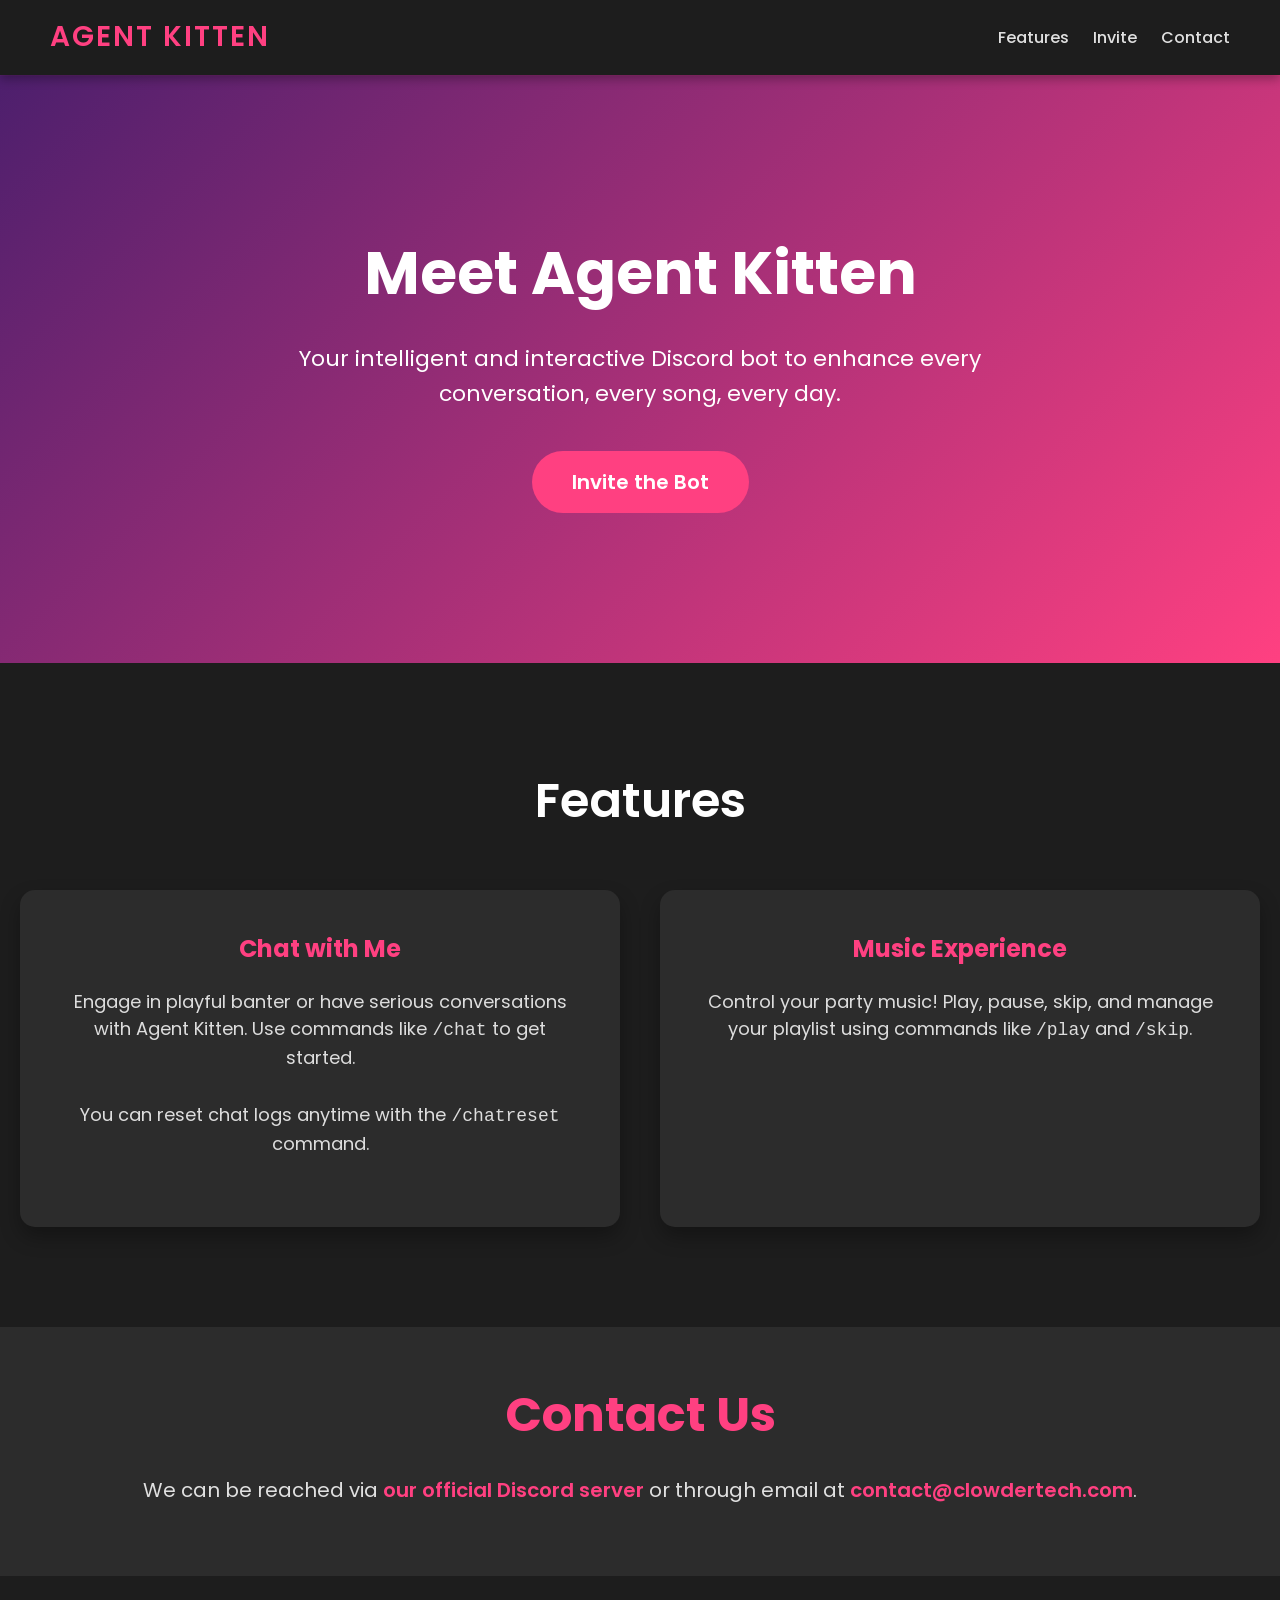
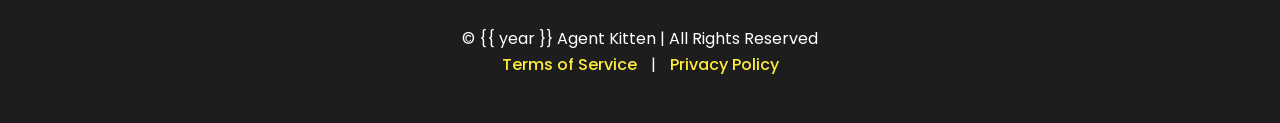
<file: templates/index.html>
<!DOCTYPE html>
<html lang="en">
<head>
    <meta charset="UTF-8">
    <meta name="viewport" content="width=device-width, initial-scale=1.0">
    <title>Agent Kitten</title>
    <link rel="icon" type="image/x-icon" href="/static/images/logo.svg" />
    <link href="https://fonts.googleapis.com/css2?family=Poppins:wght@400;600&display=swap" rel="stylesheet">
    <link rel="stylesheet" href="/static/css/style.css" />
</head>
<body>

    <!-- Navigation Bar -->
    <nav>
        <div class="logo">Agent Kitten</div>
        <div class="nav-links">
            <a href="#features">Features</a>
            <a href="#invite">Invite</a>
            <a href="#contact">Contact</a>
        </div>
    </nav>

    <!-- Hero Section -->
    <section class="hero">
        <h1>Meet Agent Kitten</h1>
        <p>Your intelligent and interactive Discord bot to enhance every conversation, every song, every day.</p>
        <a href="https://discord.com/oauth2/authorize?client_id=1169801069514194956" class="cta-button">Invite the Bot</a>
    </section>

    <!-- Features Section -->
    <section id="features" class="features">
        <h2>Features</h2>
        <div class="feature-cards">
            <div class="card">
                <h3>Chat with Me</h3>
                <p>Engage in playful banter or have serious conversations with Agent Kitten. Use commands like <code>/chat</code> to get started.</p>
                <p>You can reset chat logs anytime with the <code>/chatreset</code> command.</p>
            </div>
            <div class="card">
                <h3>Music Experience</h3>
                <p>Control your party music! Play, pause, skip, and manage your playlist using commands like <code>/play</code> and <code>/skip</code>.</p>
            </div>
        </div>
    </section>

    <!-- Contact Section -->
    <section id="contact">
        <h2>Contact Us</h2>
        <p>We can be reached via <a href="https://discord.gg/ZwAhWC7mpZ">our official Discord server</a> or through email at <a href="mailto:contact@clowdertech.com">contact@clowdertech.com</a>.</p>
    </section>

    <!-- Footer Section -->
    <section class="footer">
        <p>&copy; {{ year }} Agent Kitten | All Rights Reserved</p>
        <a href="tos">Terms of Service</a> | <a href="privacy">Privacy Policy</a>
    </section>

</body>
</html>
</file>
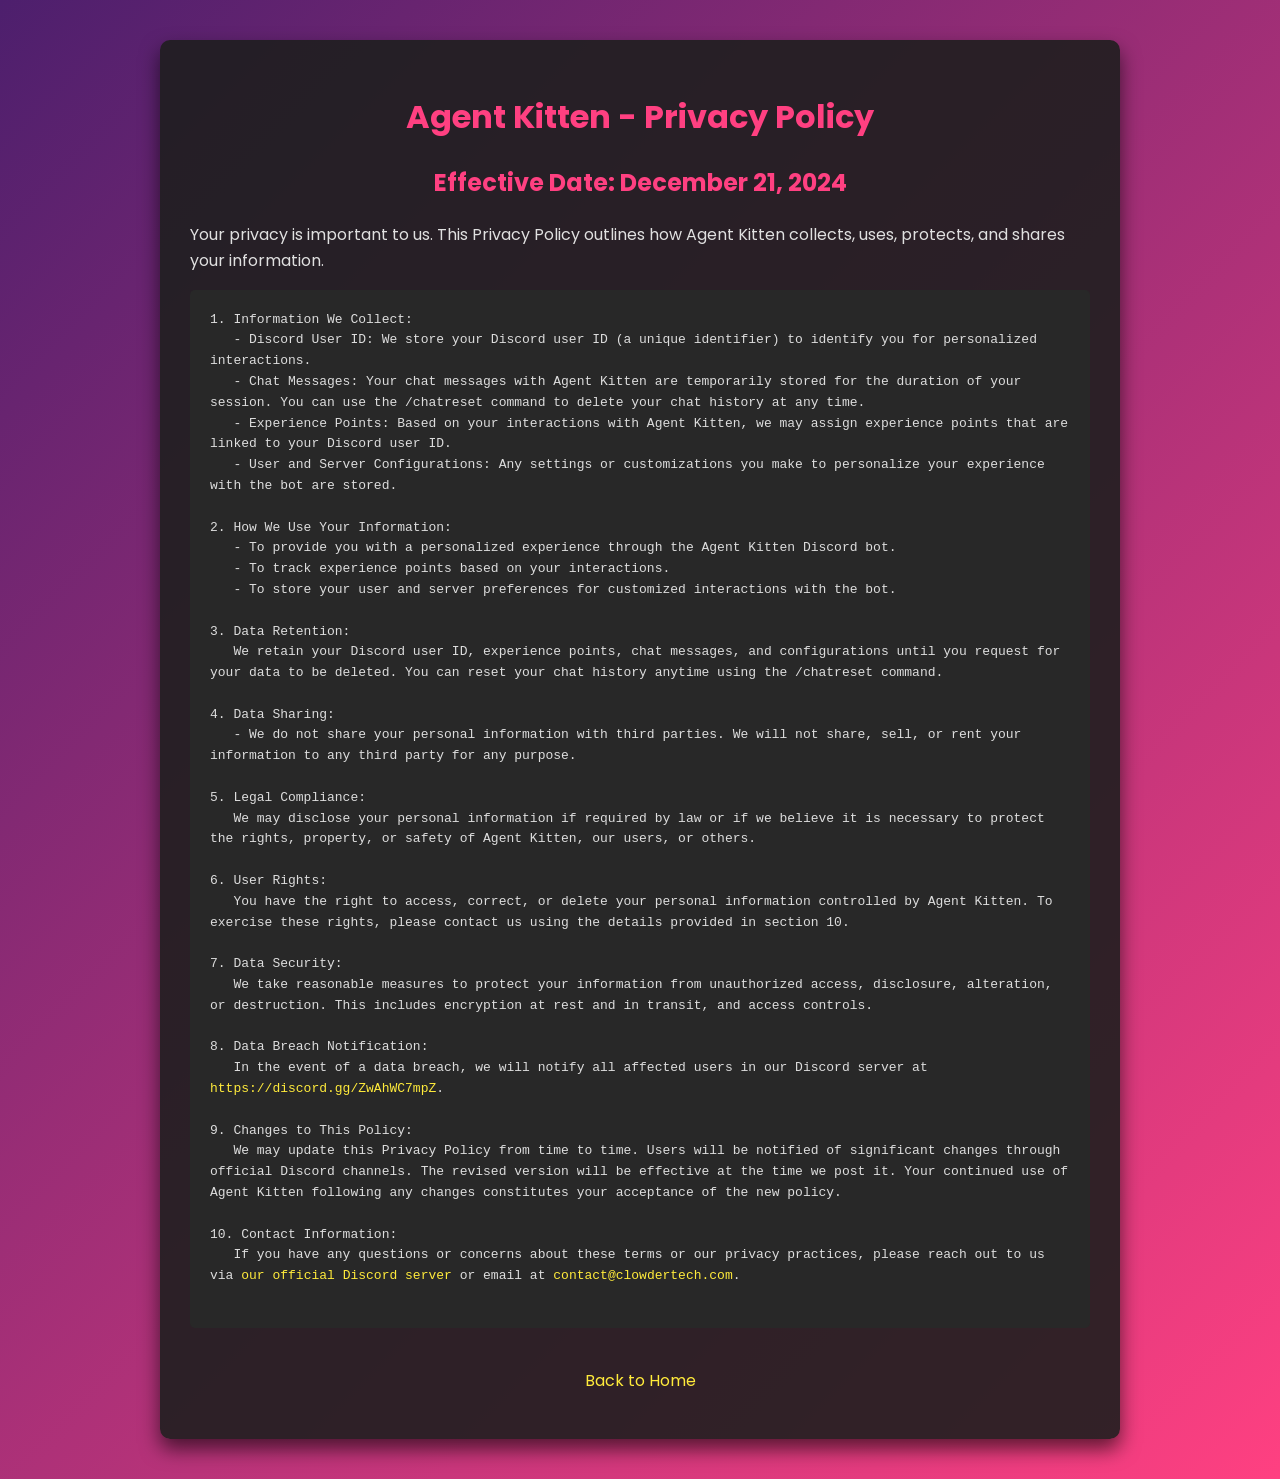
<file: privacy.html>
<!DOCTYPE html>
<html lang="en">
<head>
    <meta charset="UTF-8" />
    <meta name="viewport" content="width=device-width, initial-scale=1.0" />
    <title>Agent Kitten - Privacy Policy</title>
    <link rel="icon" href="favicon.svg" type="image/svg+xml" />
    <link href="https://fonts.googleapis.com/css2?family=Poppins:wght@400;600&display=swap" rel="stylesheet">
    <style>
        body {
            font-family: 'Poppins', sans-serif;
            margin: 0;
            padding: 0;
            background: linear-gradient(135deg, #4D1F6D, #FF4081); /* Gradient background */
            color: #e0e0e0;
            line-height: 1.6;
        }

        h1, h2 {
            color: #FF4081; /* Consistent with the main theme color */
            text-align: center;
        }

        .container {
            max-width: 900px;
            margin: 40px auto;
            background: rgba(30, 30, 30, 0.9);
            padding: 30px;
            border-radius: 10px;
            box-shadow: 0 10px 20px rgba(0, 0, 0, 0.6);
        }

        pre {
            background: #282828;
            color: #ddd;
            padding: 20px;
            border-radius: 5px;
            overflow-wrap: break-word;
            white-space: pre-wrap;
            word-wrap: break-word;
            overflow: auto;
            text-align: left;
        }

        p, a {
            color: #e0e0e0;
        }

        a {
            color: #FFEB3B; /* Light yellow for links */
            text-decoration: none;
        }

        a:hover {
            text-decoration: underline;
        }

        .footer {
            text-align: center;
            margin-top: 40px;
        }

        /* Ensure responsiveness */
        @media (max-width: 768px) {
            .container {
                margin: 20px;
                padding: 20px;
            }

            h1 {
                font-size: 30px;
            }

            h2 {
                font-size: 20px;
            }

            pre {
                font-size: 14px;
            }
        }
    </style>
</head>
<body>

    <div class="container">
        <h1>Agent Kitten - Privacy Policy</h1>
        <h2>Effective Date: December 21, 2024</h2>
        <p>Your privacy is important to us. This Privacy Policy outlines how Agent Kitten collects, uses, protects, and shares your information.</p>

        <pre>
1. Information We Collect:
   - Discord User ID: We store your Discord user ID (a unique identifier) to identify you for personalized interactions.
   - Chat Messages: Your chat messages with Agent Kitten are temporarily stored for the duration of your session. You can use the /chatreset command to delete your chat history at any time.
   - Experience Points: Based on your interactions with Agent Kitten, we may assign experience points that are linked to your Discord user ID.
   - User and Server Configurations: Any settings or customizations you make to personalize your experience with the bot are stored.

2. How We Use Your Information:
   - To provide you with a personalized experience through the Agent Kitten Discord bot.
   - To track experience points based on your interactions.
   - To store your user and server preferences for customized interactions with the bot.

3. Data Retention:
   We retain your Discord user ID, experience points, chat messages, and configurations until you request for your data to be deleted. You can reset your chat history anytime using the /chatreset command.

4. Data Sharing:
   - We do not share your personal information with third parties. We will not share, sell, or rent your information to any third party for any purpose.

5. Legal Compliance:
   We may disclose your personal information if required by law or if we believe it is necessary to protect the rights, property, or safety of Agent Kitten, our users, or others.

6. User Rights:
   You have the right to access, correct, or delete your personal information controlled by Agent Kitten. To exercise these rights, please contact us using the details provided in section 10.

7. Data Security:
   We take reasonable measures to protect your information from unauthorized access, disclosure, alteration, or destruction. This includes encryption at rest and in transit, and access controls.

8. Data Breach Notification:
   In the event of a data breach, we will notify all affected users in our Discord server at <a href="https://discord.gg/ZwAhWC7mpZ">https://discord.gg/ZwAhWC7mpZ</a>.

9. Changes to This Policy:
   We may update this Privacy Policy from time to time. Users will be notified of significant changes through official Discord channels. The revised version will be effective at the time we post it. Your continued use of Agent Kitten following any changes constitutes your acceptance of the new policy.

10. Contact Information:
   If you have any questions or concerns about these terms or our privacy practices, please reach out to us via <a href="https://discord.gg/ZwAhWC7mpZ">our official Discord server</a> or email at <a href="mailto:contact@clowdertech.com">contact@clowdertech.com</a>.
        </pre>

        <p class="footer"><a href="/">Back to Home</a></p>
    </div>
</body>
</html>
</file>
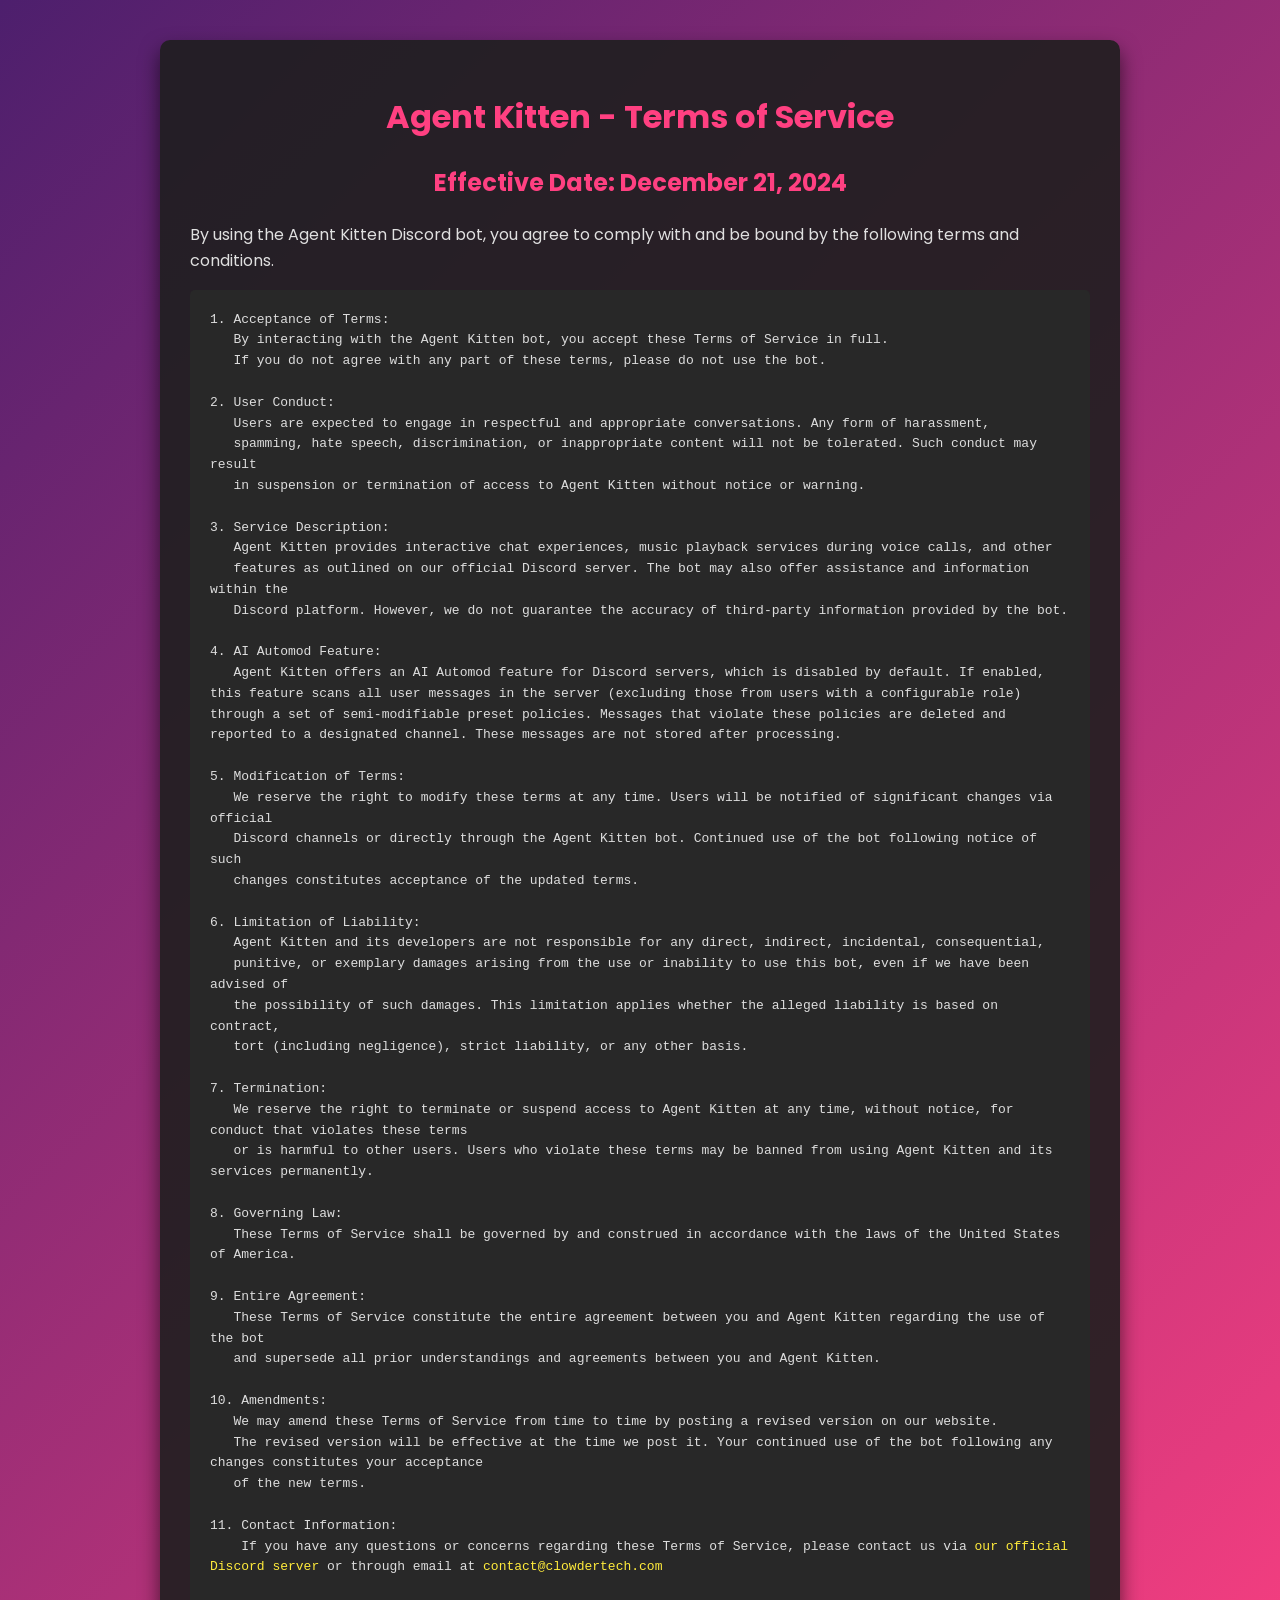
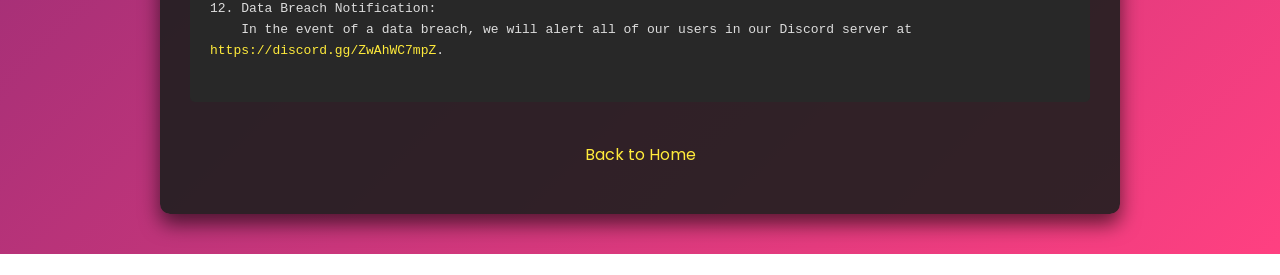
<file: tos.html>
<!DOCTYPE html>
<html lang="en">
<head>
    <meta charset="UTF-8" />
    <meta name="viewport" content="width=device-width, initial-scale=1.0" />
    <title>Agent Kitten - Terms of Service</title>
    <link rel="icon" href="favicon.svg" type="image/svg+xml" />
    <link href="https://fonts.googleapis.com/css2?family=Poppins:wght@400;600&display=swap" rel="stylesheet">
    <style>
        body {
            font-family: 'Poppins', sans-serif;
            margin: 0;
            padding: 0;
            background: linear-gradient(135deg, #4D1F6D, #FF4081); /* Gradient background */
            color: #e0e0e0;
            line-height: 1.6;
        }

        h1, h2 {
            color: #FF4081; /* Consistent with the main theme color */
            text-align: center;
        }

        .container {
            max-width: 900px;
            margin: 40px auto;
            background: rgba(30, 30, 30, 0.9);
            padding: 30px;
            border-radius: 10px;
            box-shadow: 0 10px 20px rgba(0, 0, 0, 0.6);
        }

        pre {
            background: #282828;
            color: #ddd;
            padding: 20px;
            border-radius: 5px;
            overflow-wrap: break-word;
            white-space: pre-wrap;
            word-wrap: break-word;
            overflow: auto;
            text-align: left;
        }

        p, a {
            color: #e0e0e0;
        }

        a {
            color: #FFEB3B; /* Light yellow for links */
            text-decoration: none;
        }

        a:hover {
            text-decoration: underline;
        }

        .footer {
            text-align: center;
            margin-top: 40px;
        }

        /* Ensure responsiveness */
        @media (max-width: 768px) {
            .container {
                margin: 20px;
                padding: 20px;
            }

            h1 {
                font-size: 30px;
            }

            h2 {
                font-size: 20px;
            }

            pre {
                font-size: 14px;
            }
        }
    </style>
</head>
<body>

    <div class="container">
        <h1>Agent Kitten - Terms of Service</h1>
        <h2>Effective Date: December 21, 2024</h2>
        <p>By using the Agent Kitten Discord bot, you agree to comply with and be bound by the following terms and conditions.</p>

        <pre>
1. Acceptance of Terms:
   By interacting with the Agent Kitten bot, you accept these Terms of Service in full.
   If you do not agree with any part of these terms, please do not use the bot.

2. User Conduct:
   Users are expected to engage in respectful and appropriate conversations. Any form of harassment,
   spamming, hate speech, discrimination, or inappropriate content will not be tolerated. Such conduct may result
   in suspension or termination of access to Agent Kitten without notice or warning.

3. Service Description:
   Agent Kitten provides interactive chat experiences, music playback services during voice calls, and other
   features as outlined on our official Discord server. The bot may also offer assistance and information within the
   Discord platform. However, we do not guarantee the accuracy of third-party information provided by the bot.

4. AI Automod Feature:
   Agent Kitten offers an AI Automod feature for Discord servers, which is disabled by default. If enabled, this feature scans all user messages in the server (excluding those from users with a configurable role) through a set of semi-modifiable preset policies. Messages that violate these policies are deleted and reported to a designated channel. These messages are not stored after processing.

5. Modification of Terms:
   We reserve the right to modify these terms at any time. Users will be notified of significant changes via official
   Discord channels or directly through the Agent Kitten bot. Continued use of the bot following notice of such
   changes constitutes acceptance of the updated terms.

6. Limitation of Liability:
   Agent Kitten and its developers are not responsible for any direct, indirect, incidental, consequential,
   punitive, or exemplary damages arising from the use or inability to use this bot, even if we have been advised of
   the possibility of such damages. This limitation applies whether the alleged liability is based on contract,
   tort (including negligence), strict liability, or any other basis.

7. Termination:
   We reserve the right to terminate or suspend access to Agent Kitten at any time, without notice, for conduct that violates these terms
   or is harmful to other users. Users who violate these terms may be banned from using Agent Kitten and its services permanently.

8. Governing Law:
   These Terms of Service shall be governed by and construed in accordance with the laws of the United States of America.

9. Entire Agreement:
   These Terms of Service constitute the entire agreement between you and Agent Kitten regarding the use of the bot
   and supersede all prior understandings and agreements between you and Agent Kitten.

10. Amendments:
   We may amend these Terms of Service from time to time by posting a revised version on our website.
   The revised version will be effective at the time we post it. Your continued use of the bot following any changes constitutes your acceptance
   of the new terms.

11. Contact Information:
    If you have any questions or concerns regarding these Terms of Service, please contact us via <a href="https://discord.gg/ZwAhWC7mpZ">our official Discord server</a> or through email at <a href="mailto:contact@clowdertech.com">contact@clowdertech.com</a>

12. Data Breach Notification:
    In the event of a data breach, we will alert all of our users in our Discord server at <a href="https://discord.gg/ZwAhWC7mpZ">https://discord.gg/ZwAhWC7mpZ</a>.
        </pre>

        <p class="footer"><a href="/">Back to Home</a></p>
    </div>
</body>
</html>
</file>
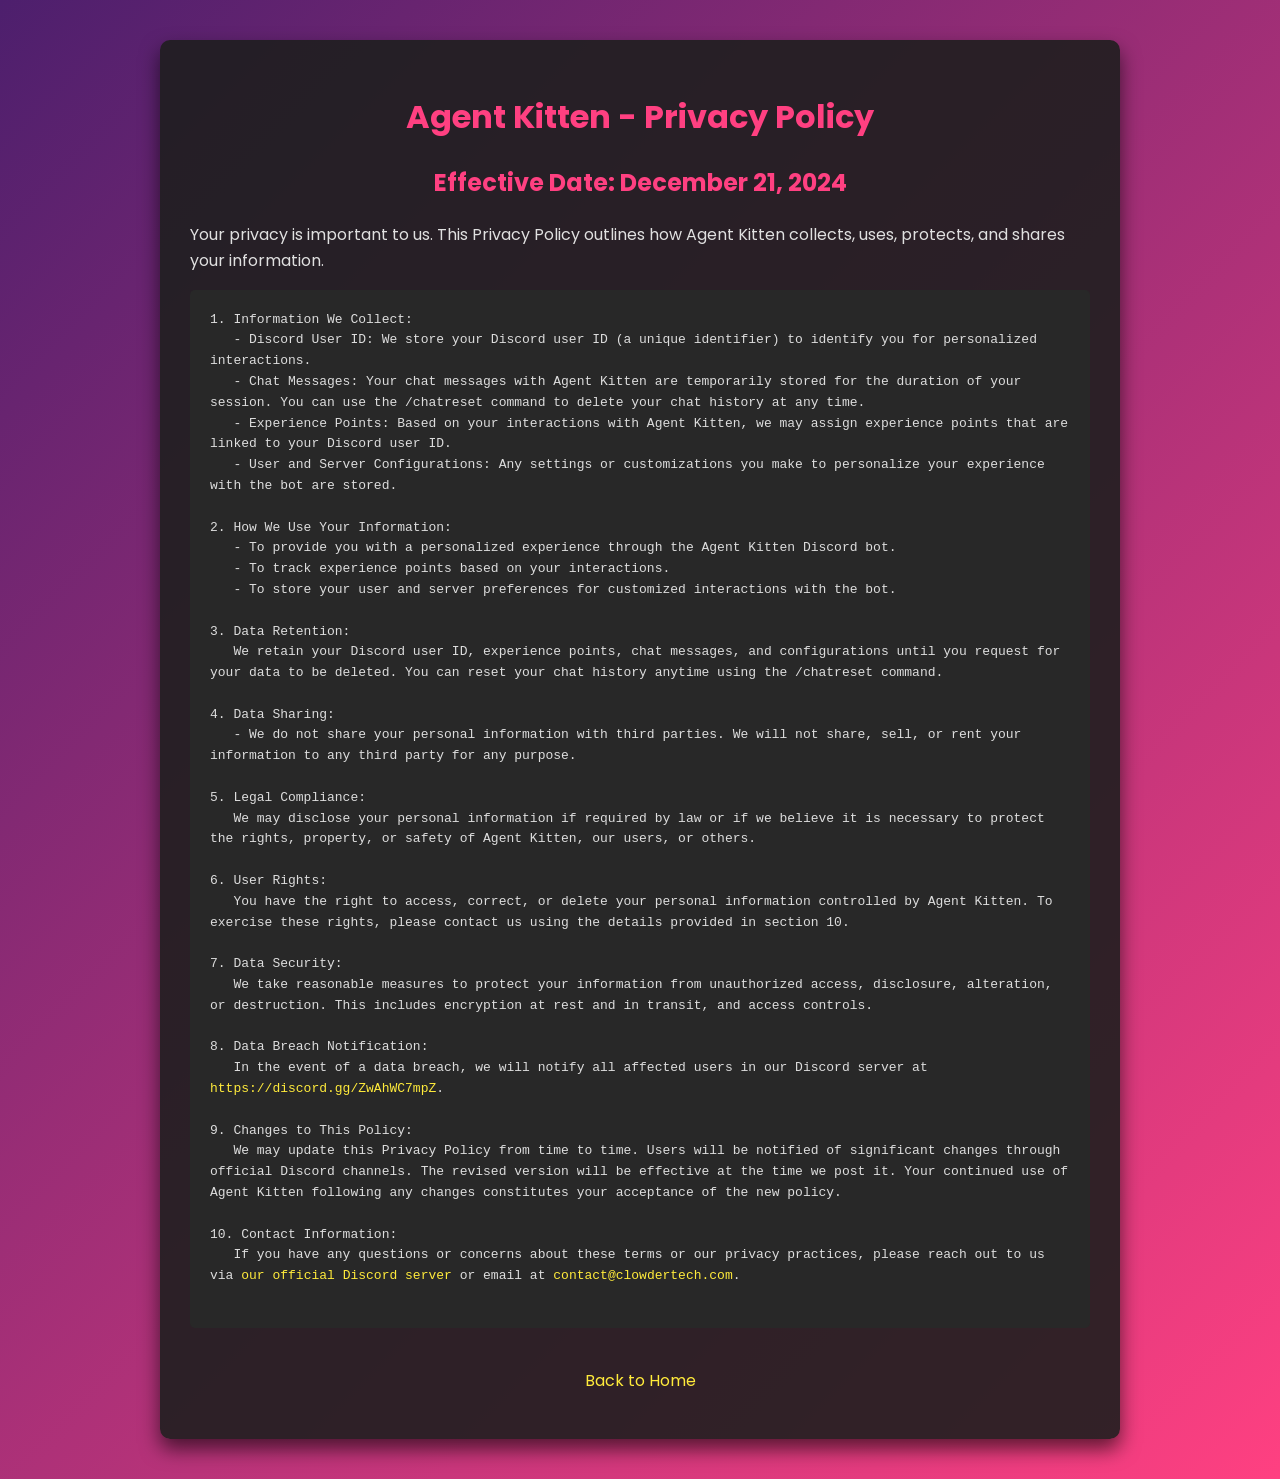
<file: templates/privacy.html>
<!DOCTYPE html>
<html lang="en">
<head>
    <meta charset="UTF-8" />
    <meta name="viewport" content="width=device-width, initial-scale=1.0" />
    <title>Agent Kitten - Privacy Policy</title>
    <link rel="icon" type="image/x-icon" href="/static/images/logo.svg" />
    <link href="https://fonts.googleapis.com/css2?family=Poppins:wght@400;600&display=swap" rel="stylesheet">
    <link rel="stylesheet" href="/static/css/privacy.css" />
</head>
<body>

    <div class="container">
        <h1>Agent Kitten - Privacy Policy</h1>
        <h2>Effective Date: December 21, 2024</h2>
        <p>Your privacy is important to us. This Privacy Policy outlines how Agent Kitten collects, uses, protects, and shares your information.</p>

        <pre>
1. Information We Collect:
   - Discord User ID: We store your Discord user ID (a unique identifier) to identify you for personalized interactions.
   - Chat Messages: Your chat messages with Agent Kitten are temporarily stored for the duration of your session. You can use the /chatreset command to delete your chat history at any time.
   - Experience Points: Based on your interactions with Agent Kitten, we may assign experience points that are linked to your Discord user ID.
   - User and Server Configurations: Any settings or customizations you make to personalize your experience with the bot are stored.

2. How We Use Your Information:
   - To provide you with a personalized experience through the Agent Kitten Discord bot.
   - To track experience points based on your interactions.
   - To store your user and server preferences for customized interactions with the bot.

3. Data Retention:
   We retain your Discord user ID, experience points, chat messages, and configurations until you request for your data to be deleted. You can reset your chat history anytime using the /chatreset command.

4. Data Sharing:
   - We do not share your personal information with third parties. We will not share, sell, or rent your information to any third party for any purpose.

5. Legal Compliance:
   We may disclose your personal information if required by law or if we believe it is necessary to protect the rights, property, or safety of Agent Kitten, our users, or others.

6. User Rights:
   You have the right to access, correct, or delete your personal information controlled by Agent Kitten. To exercise these rights, please contact us using the details provided in section 10.

7. Data Security:
   We take reasonable measures to protect your information from unauthorized access, disclosure, alteration, or destruction. This includes encryption at rest and in transit, and access controls.

8. Data Breach Notification:
   In the event of a data breach, we will notify all affected users in our Discord server at <a href="https://discord.gg/ZwAhWC7mpZ">https://discord.gg/ZwAhWC7mpZ</a>.

9. Changes to This Policy:
   We may update this Privacy Policy from time to time. Users will be notified of significant changes through official Discord channels. The revised version will be effective at the time we post it. Your continued use of Agent Kitten following any changes constitutes your acceptance of the new policy.

10. Contact Information:
   If you have any questions or concerns about these terms or our privacy practices, please reach out to us via <a href="https://discord.gg/ZwAhWC7mpZ">our official Discord server</a> or email at <a href="mailto:contact@clowdertech.com">contact@clowdertech.com</a>.
        </pre>

        <p class="footer"><a href="/">Back to Home</a></p>
    </div>
</body>
</html>
</file>
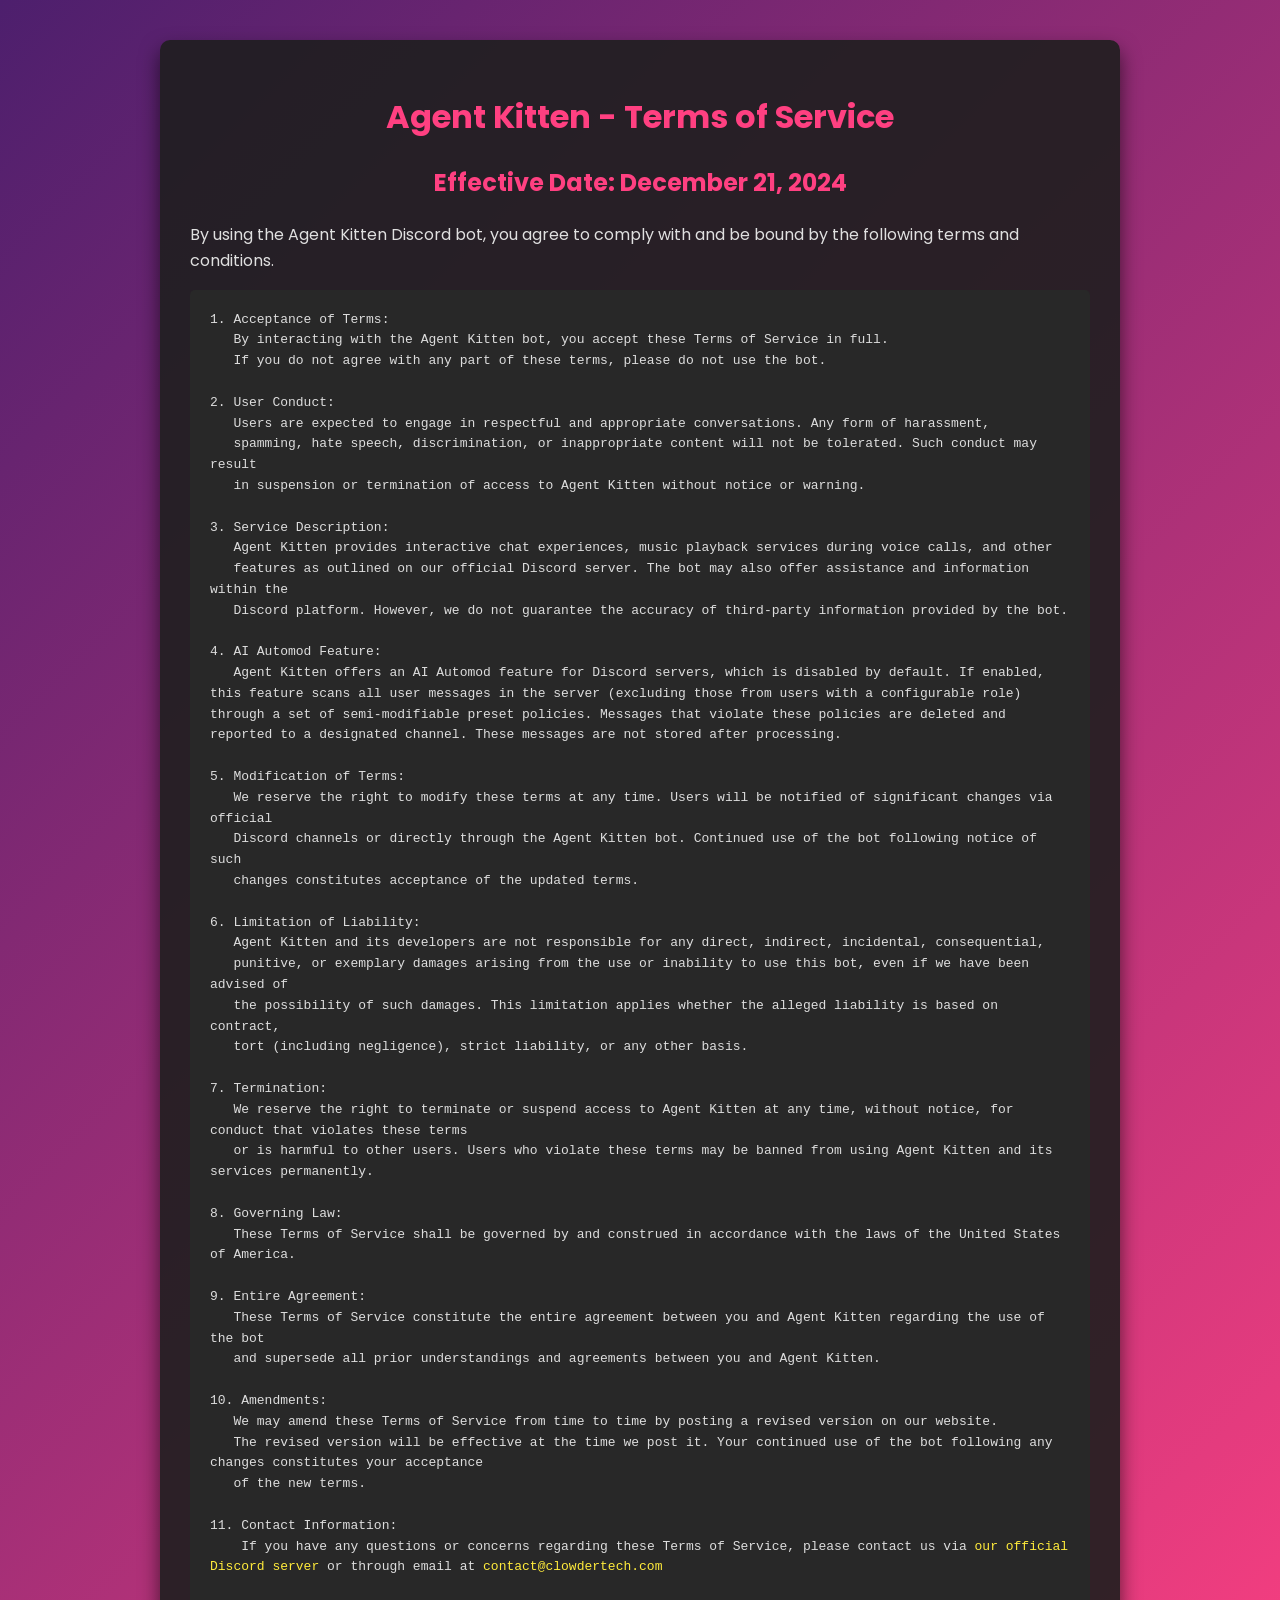
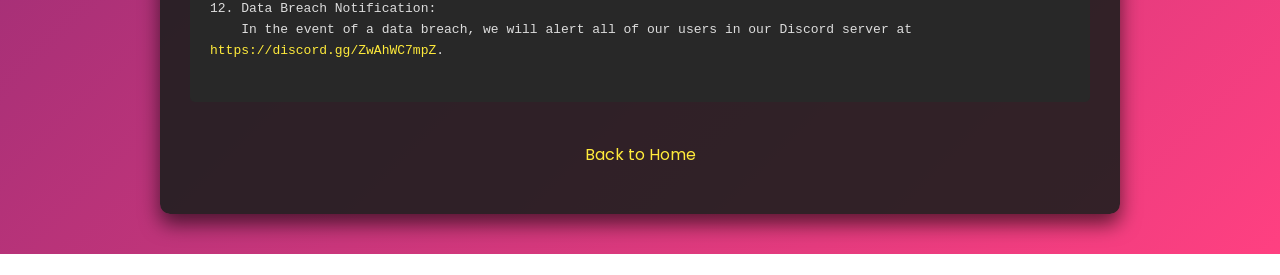
<file: templates/tos.html>
<!DOCTYPE html>
<html lang="en">
<head>
    <meta charset="UTF-8" />
    <meta name="viewport" content="width=device-width, initial-scale=1.0" />
    <title>Agent Kitten - Terms of Service</title>
    <link rel="icon" type="image/x-icon" href="/static/images/logo.svg" />
    <link href="https://fonts.googleapis.com/css2?family=Poppins:wght@400;600&display=swap" rel="stylesheet">
    <link rel="stylesheet" href="/static/css/tos.css" />
</head>
<body>

    <div class="container">
        <h1>Agent Kitten - Terms of Service</h1>
        <h2>Effective Date: December 21, 2024</h2>
        <p>By using the Agent Kitten Discord bot, you agree to comply with and be bound by the following terms and conditions.</p>

        <pre>
1. Acceptance of Terms:
   By interacting with the Agent Kitten bot, you accept these Terms of Service in full.
   If you do not agree with any part of these terms, please do not use the bot.

2. User Conduct:
   Users are expected to engage in respectful and appropriate conversations. Any form of harassment,
   spamming, hate speech, discrimination, or inappropriate content will not be tolerated. Such conduct may result
   in suspension or termination of access to Agent Kitten without notice or warning.

3. Service Description:
   Agent Kitten provides interactive chat experiences, music playback services during voice calls, and other
   features as outlined on our official Discord server. The bot may also offer assistance and information within the
   Discord platform. However, we do not guarantee the accuracy of third-party information provided by the bot.

4. AI Automod Feature:
   Agent Kitten offers an AI Automod feature for Discord servers, which is disabled by default. If enabled, this feature scans all user messages in the server (excluding those from users with a configurable role) through a set of semi-modifiable preset policies. Messages that violate these policies are deleted and reported to a designated channel. These messages are not stored after processing.

5. Modification of Terms:
   We reserve the right to modify these terms at any time. Users will be notified of significant changes via official
   Discord channels or directly through the Agent Kitten bot. Continued use of the bot following notice of such
   changes constitutes acceptance of the updated terms.

6. Limitation of Liability:
   Agent Kitten and its developers are not responsible for any direct, indirect, incidental, consequential,
   punitive, or exemplary damages arising from the use or inability to use this bot, even if we have been advised of
   the possibility of such damages. This limitation applies whether the alleged liability is based on contract,
   tort (including negligence), strict liability, or any other basis.

7. Termination:
   We reserve the right to terminate or suspend access to Agent Kitten at any time, without notice, for conduct that violates these terms
   or is harmful to other users. Users who violate these terms may be banned from using Agent Kitten and its services permanently.

8. Governing Law:
   These Terms of Service shall be governed by and construed in accordance with the laws of the United States of America.

9. Entire Agreement:
   These Terms of Service constitute the entire agreement between you and Agent Kitten regarding the use of the bot
   and supersede all prior understandings and agreements between you and Agent Kitten.

10. Amendments:
   We may amend these Terms of Service from time to time by posting a revised version on our website.
   The revised version will be effective at the time we post it. Your continued use of the bot following any changes constitutes your acceptance
   of the new terms.

11. Contact Information:
    If you have any questions or concerns regarding these Terms of Service, please contact us via <a href="https://discord.gg/ZwAhWC7mpZ">our official Discord server</a> or through email at <a href="mailto:contact@clowdertech.com">contact@clowdertech.com</a>

12. Data Breach Notification:
    In the event of a data breach, we will alert all of our users in our Discord server at <a href="https://discord.gg/ZwAhWC7mpZ">https://discord.gg/ZwAhWC7mpZ</a>.
        </pre>

        <p class="footer"><a href="/">Back to Home</a></p>
    </div>
</body>
</html>
</file>
<file: static/css/style.css>
* {
  margin: 0;
  padding: 0;
  box-sizing: border-box;
}

body {
  font-family: 'Poppins', sans-serif;
  background-color: #121212;
  color: #e0e0e0;
  line-height: 1.6;
  overflow-x: hidden;
}

/* Navigation */
nav {
  position: sticky;
  top: 0;
  z-index: 100;
  background-color: #1d1d1d;
  padding: 15px 50px;
  display: flex;
  justify-content: space-between;
  align-items: center;
  box-shadow: 0 4px 10px rgba(0, 0, 0, 0.3);
}

nav .logo {
  color: #FF4081;
  font-size: 28px;
  font-weight: 600;
  text-transform: uppercase;
  letter-spacing: 2px;
}

nav .nav-links a {
  color: #e0e0e0;
  text-decoration: none;
  font-size: 16px;
  font-weight: 500;
  margin-left: 20px;
  transition: color 0.3s ease;
}

nav .nav-links a:hover {
  color: #FF80AB;
}

/* Hero Section */
.hero {
  background: linear-gradient(135deg, #4D1F6D, #FF4081);
  color: #fff;
  padding: 150px 20px;
  text-align: center;
  background-size: cover;
  background-position: center;
}

.hero h1 {
  font-size: 60px;
  font-weight: 700;
  margin-bottom: 20px;
}

.hero p {
  font-size: 22px;
  max-width: 700px;
  margin: 0 auto;
  margin-bottom: 40px;
}

.cta-button {
  background-color: #FF4081;
  color: #fff;
  padding: 15px 40px;
  font-size: 20px;
  font-weight: 600;
  text-decoration: none;
  border-radius: 50px;
  transition: background-color 0.3s ease;
  display: inline-block;
}

.cta-button:hover {
  background-color: #FF80AB;
}

/* Features Section */
.features {
  padding: 100px 20px;
  background-color: #1d1d1d;
  text-align: center;
}

.features h2 {
  font-size: 48px;
  margin-bottom: 50px;
  color: #fff;
  font-weight: 600;
}

.features .feature-cards {
  display: grid;
  grid-template-columns: repeat(auto-fit, minmax(300px, 1fr));
  gap: 40px;
  margin-top: 40px;
}

.features .card {
  background-color: #2c2c2c;
  padding: 40px;
  border-radius: 15px;
  box-shadow: 0 10px 20px rgba(0, 0, 0, 0.3);
  transition: transform 0.3s ease, box-shadow 0.3s ease;
}

.features .card:hover {
  transform: translateY(-10px);
  box-shadow: 0 15px 30px rgba(0, 0, 0, 0.4);
}

.features .card h3 {
  font-size: 24px;
  margin-bottom: 20px;
  color: #FF4081;
}

.features .card p {
  font-size: 18px;
  color: #ddd;
  margin-bottom: 30px;
  line-height: 1.5;
}

/* Contact Section */
#contact {
  background-color: #2c2c2c;
  padding: 50px 20px;
  text-align: center;
}

#contact h2 {
  font-size: 48px;
  color: #FF4081;
  margin-bottom: 20px;
}

#contact p {
  font-size: 20px;
  color: #e0e0e0;
  margin-bottom: 20px;
}

#contact a {
  color: #FF4081;
  text-decoration: none;
  font-weight: 600;
  transition: color 0.3s ease;
}

#contact a:hover {
  color: #FF80AB;
}

/* Footer Section */
.footer {
  background-color: #1d1d1d;
  color: #fff;
  padding: 50px 20px;
  text-align: center;
}

.footer a {
  color: #FFEB3B;
  text-decoration: none;
  font-size: 16px;
  margin: 10px;
  font-weight: 500;
  transition: color 0.3s ease;
}

.footer a:hover {
  color: #FF80AB;
}

/* Responsive Design */
@media (max-width: 768px) {
  .hero h1 {
    font-size: 48px;
  }

  .cta-button {
    font-size: 18px;
    padding: 12px 30px;
  }
}
</file>
<file: static/css/privacy.css>
body {
    font-family: 'Poppins', sans-serif;
    margin: 0;
    padding: 0;
    background: linear-gradient(135deg, #4D1F6D, #FF4081);
    /* Gradient background */
    color: #e0e0e0;
    line-height: 1.6;
}

h1,
h2 {
    color: #FF4081;
    /* Consistent with the main theme color */
    text-align: center;
}

.container {
    max-width: 900px;
    margin: 40px auto;
    background: rgba(30, 30, 30, 0.9);
    padding: 30px;
    border-radius: 10px;
    box-shadow: 0 10px 20px rgba(0, 0, 0, 0.6);
}

pre {
    background: #282828;
    color: #ddd;
    padding: 20px;
    border-radius: 5px;
    overflow-wrap: break-word;
    white-space: pre-wrap;
    word-wrap: break-word;
    overflow: auto;
    text-align: left;
}

p,
a {
    color: #e0e0e0;
}

a {
    color: #FFEB3B;
    /* Light yellow for links */
    text-decoration: none;
}

a:hover {
    text-decoration: underline;
}

.footer {
    text-align: center;
    margin-top: 40px;
}

/* Ensure responsiveness */
@media (max-width: 768px) {
    .container {
        margin: 20px;
        padding: 20px;
    }

    h1 {
        font-size: 30px;
    }

    h2 {
        font-size: 20px;
    }

    pre {
        font-size: 14px;
    }
}
</file>
<file: static/css/tos.css>
body {
    font-family: 'Poppins', sans-serif;
    margin: 0;
    padding: 0;
    background: linear-gradient(135deg, #4D1F6D, #FF4081);
    /* Gradient background */
    color: #e0e0e0;
    line-height: 1.6;
}

h1,
h2 {
    color: #FF4081;
    /* Consistent with the main theme color */
    text-align: center;
}

.container {
    max-width: 900px;
    margin: 40px auto;
    background: rgba(30, 30, 30, 0.9);
    padding: 30px;
    border-radius: 10px;
    box-shadow: 0 10px 20px rgba(0, 0, 0, 0.6);
}

pre {
    background: #282828;
    color: #ddd;
    padding: 20px;
    border-radius: 5px;
    overflow-wrap: break-word;
    white-space: pre-wrap;
    word-wrap: break-word;
    overflow: auto;
    text-align: left;
}

p,
a {
    color: #e0e0e0;
}

a {
    color: #FFEB3B;
    /* Light yellow for links */
    text-decoration: none;
}

a:hover {
    text-decoration: underline;
}

.footer {
    text-align: center;
    margin-top: 40px;
}

/* Ensure responsiveness */
@media (max-width: 768px) {
    .container {
        margin: 20px;
        padding: 20px;
    }

    h1 {
        font-size: 30px;
    }

    h2 {
        font-size: 20px;
    }

    pre {
        font-size: 14px;
    }
}
</file>
